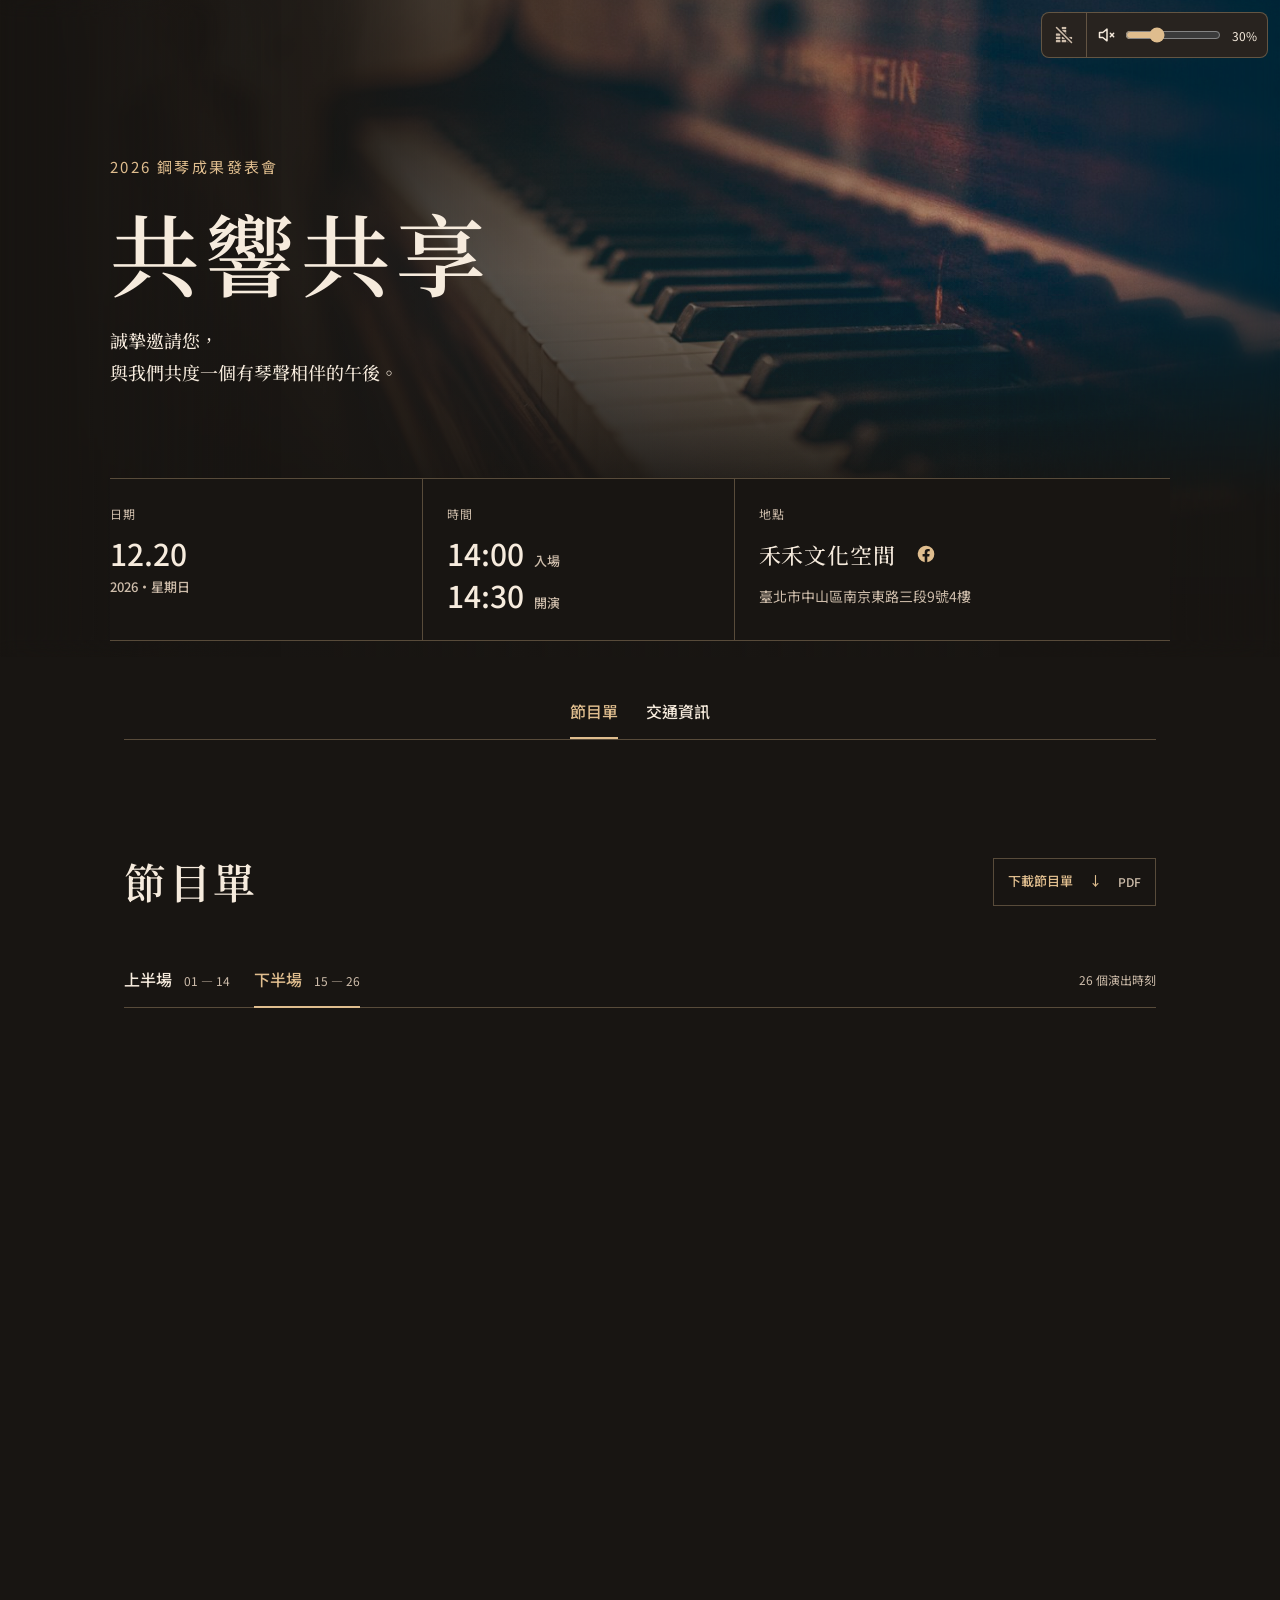
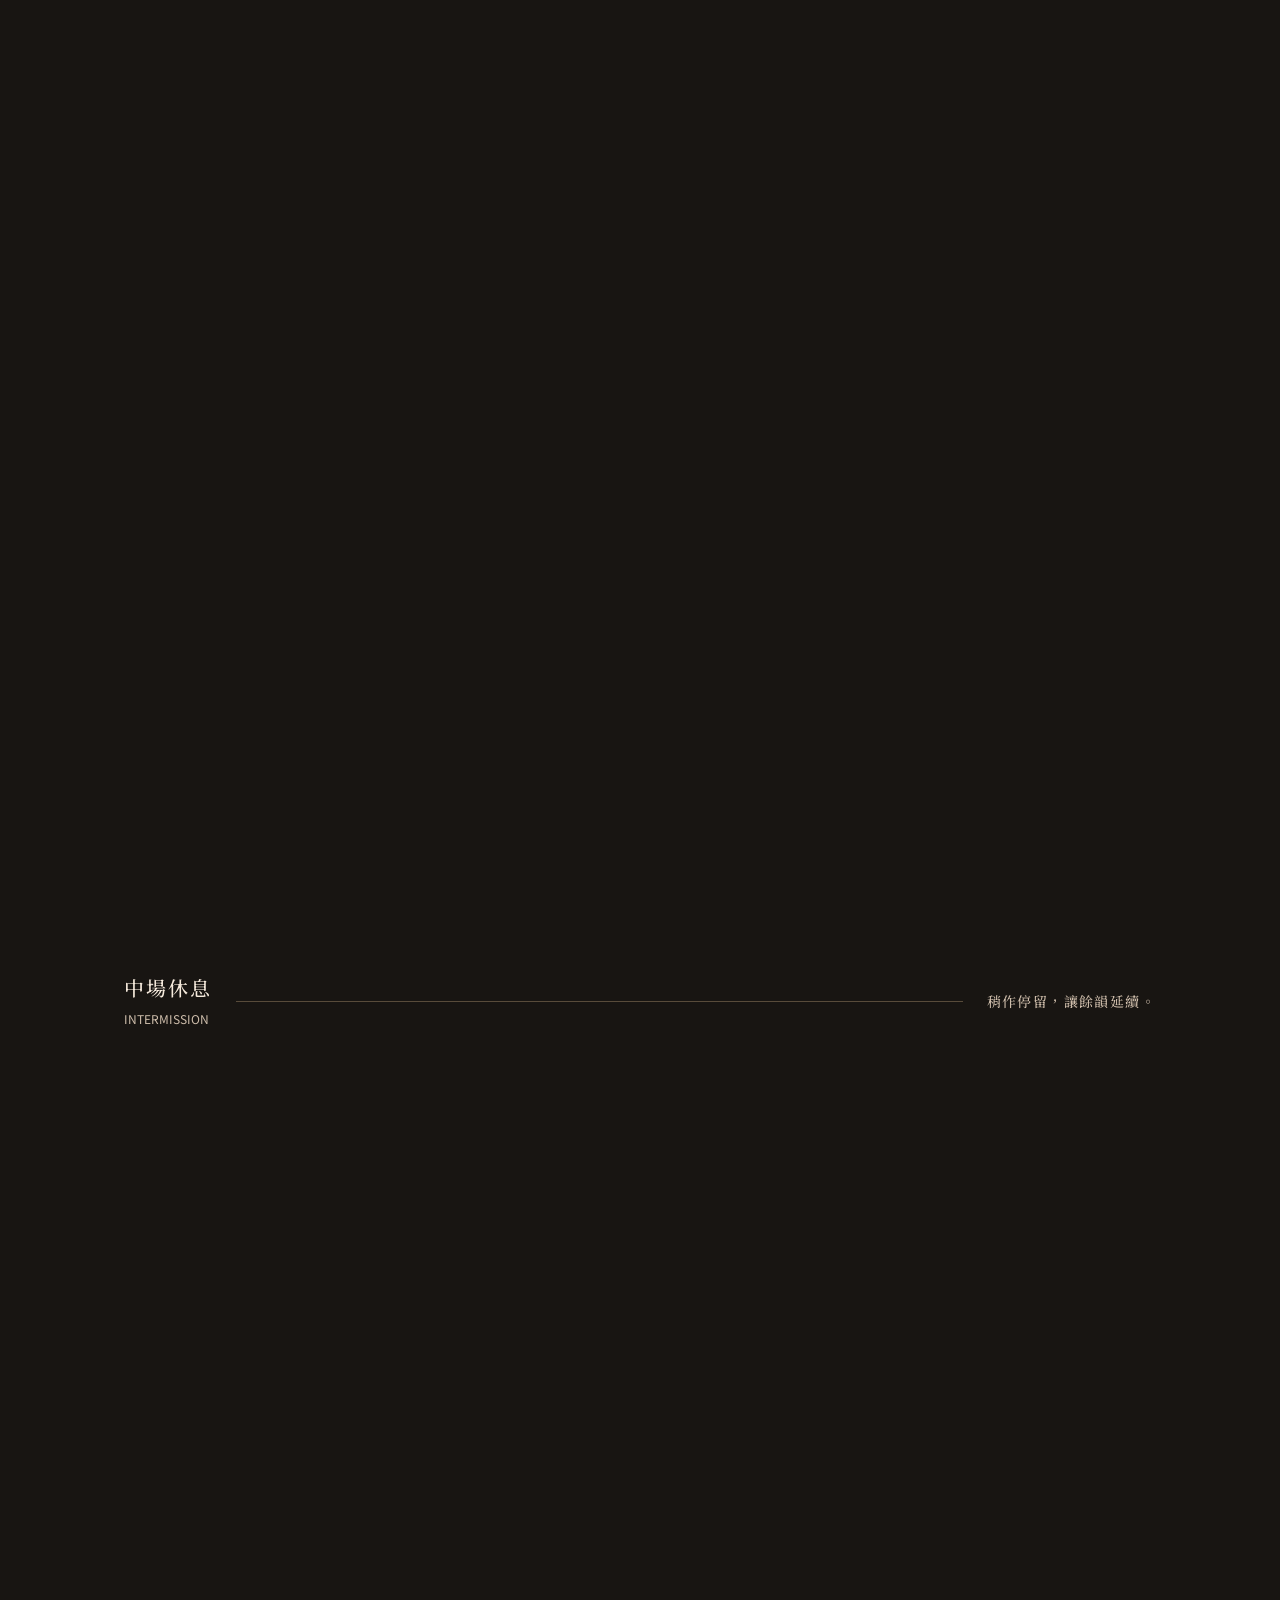
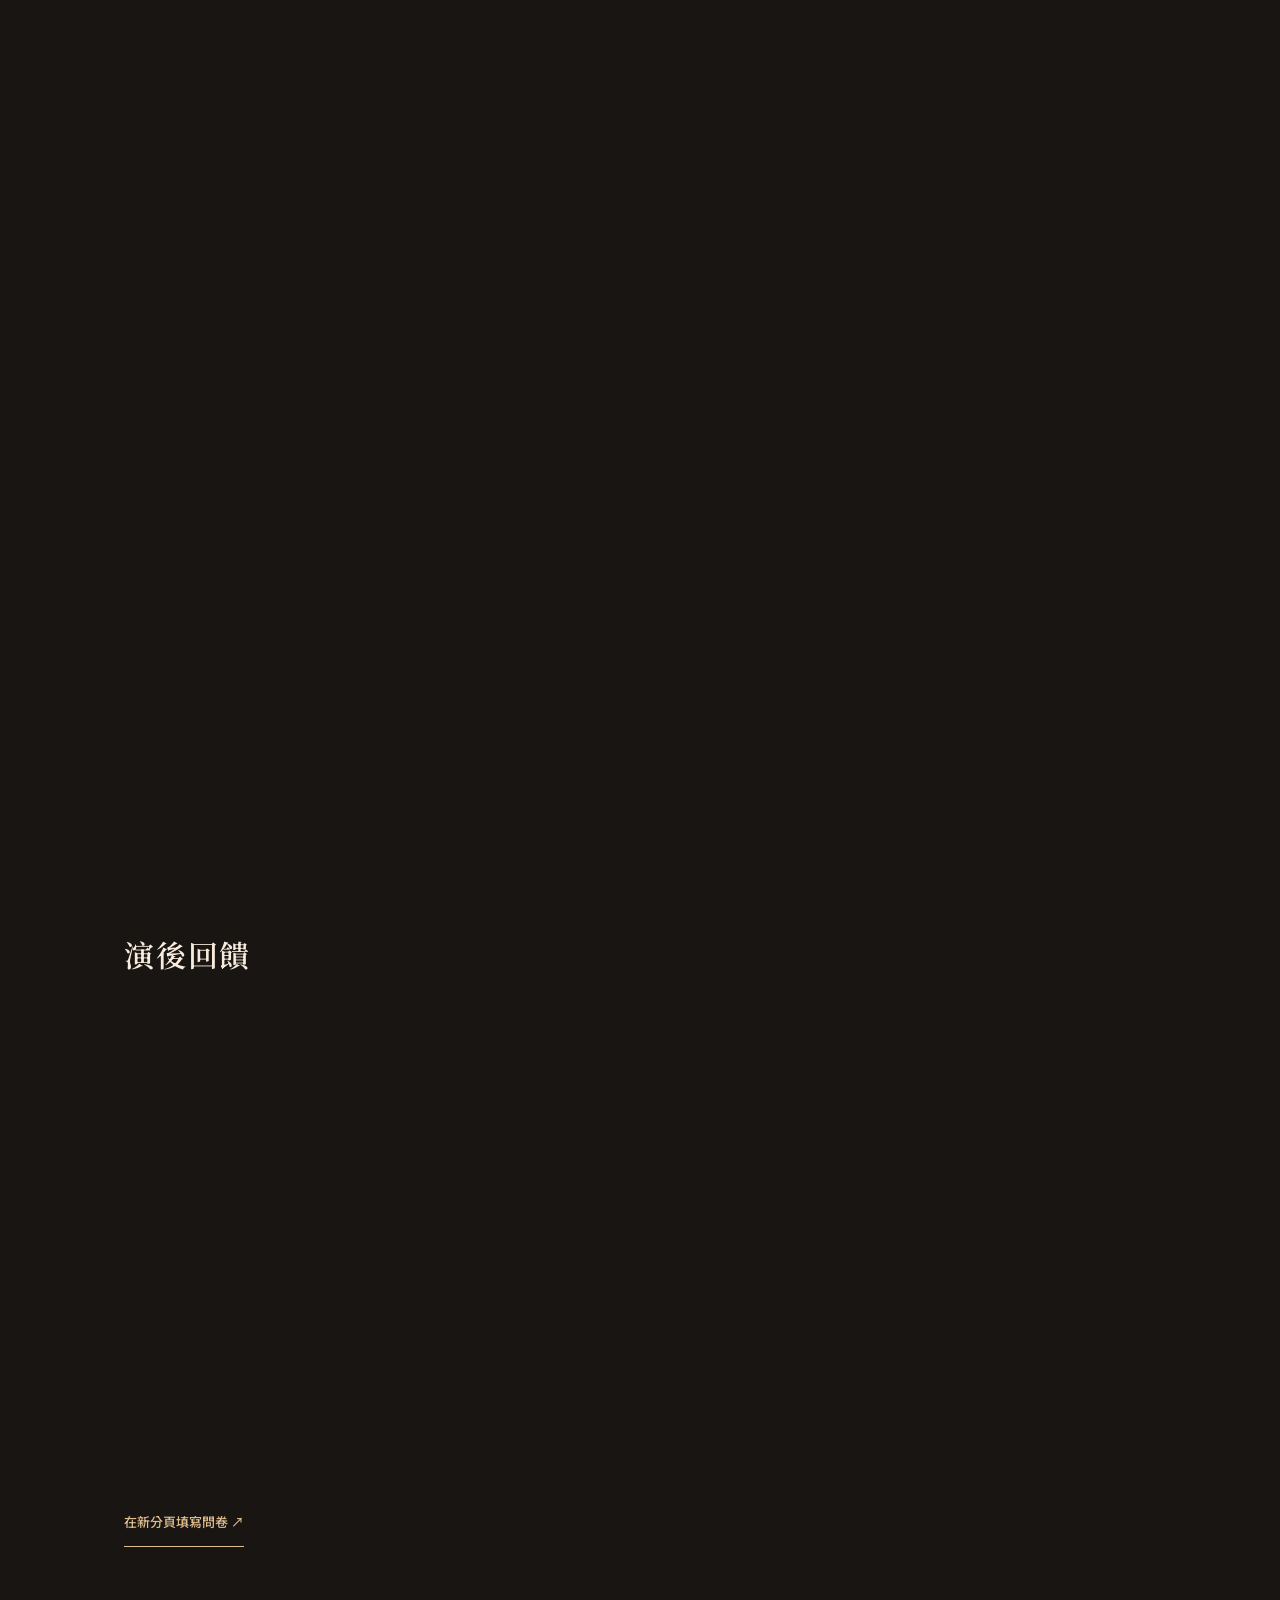
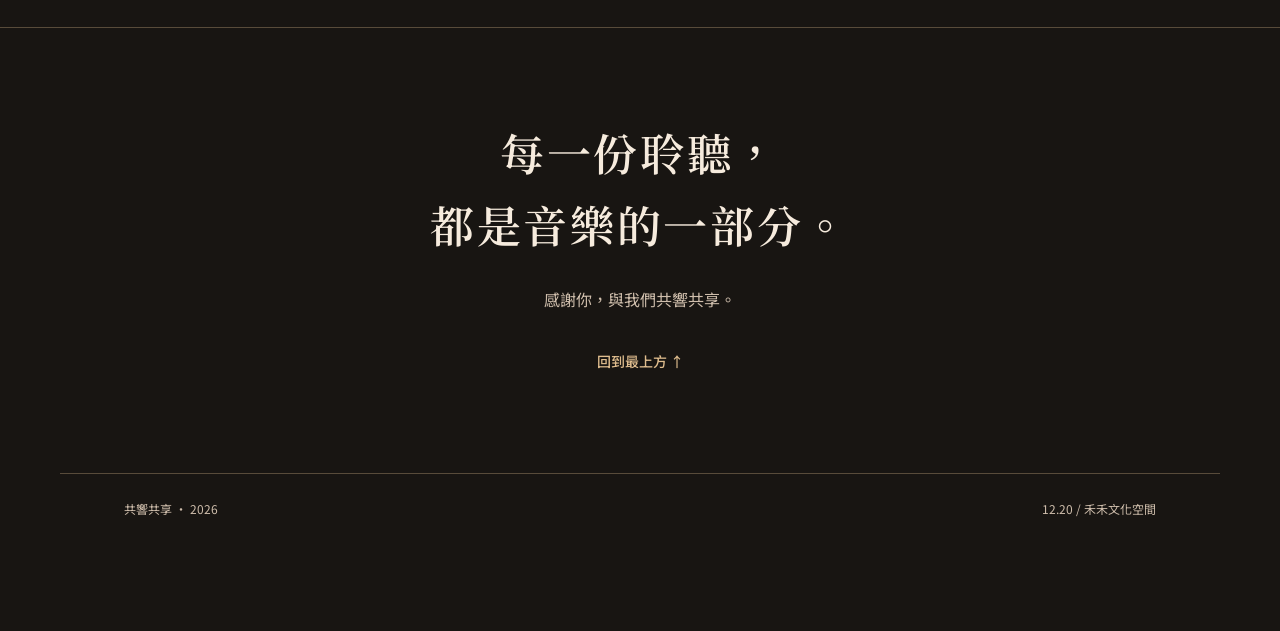
<file: web/index.html>
<!doctype html>
<html lang="zh-Hant">
<head>
  <meta charset="UTF-8"><meta name="viewport" content="width=device-width, initial-scale=1">
  <meta name="theme-color" content="#181512">
  <title>共響共享｜2026 音樂會</title>
  <meta name="description" content="2026 共響共享音樂會・12 月 20 日 14:30・禾禾文化空間。探索演出曲目與演出者。">
  <link rel="icon" href="assets/piano.svg" type="image/svg+xml">
  <link rel="preconnect" href="https://fonts.googleapis.com">
  <link rel="preconnect" href="https://fonts.gstatic.com" crossorigin>
  <link rel="stylesheet" href="https://fonts.googleapis.com/css2?family=Noto+Sans+TC:wght@400;500&amp;family=Noto+Serif+TC:wght@500;600&amp;display=swap">
  <link rel="stylesheet" href="styles.css?v=equalizer"><script src="main.js" defer></script><script src="background-music.js" defer></script>
</head>
<body id="top">
  <a class="skip" href="#program">跳至主要內容</a>
  <div class="background-music" role="group" aria-label="背景音樂" hidden>
    <audio src="assets/program-notes.mp3" loop muted preload="metadata"></audio>
    <button type="button" class="music-toggle" aria-label="開啟背景音樂" title="開啟背景音樂">
      <svg viewBox="0 0 24 24" aria-hidden="true" focusable="false">
        <g class="equalizer-column">
          <rect x="2" y="2" width="6" height="3" rx="1"/>
          <rect x="2" y="6" width="6" height="3" rx="1"/>
          <rect x="2" y="10" width="6" height="3" rx="1"/>
          <rect x="2" y="14" width="6" height="3" rx="1"/>
          <rect x="2" y="18" width="6" height="3" rx="1"/>
        </g>
        <g class="equalizer-column">
          <rect x="9" y="2" width="6" height="3" rx="1"/>
          <rect x="9" y="6" width="6" height="3" rx="1"/>
          <rect x="9" y="10" width="6" height="3" rx="1"/>
          <rect x="9" y="14" width="6" height="3" rx="1"/>
          <rect x="9" y="18" width="6" height="3" rx="1"/>
        </g>
        <g class="equalizer-column">
          <rect x="16" y="2" width="6" height="3" rx="1"/>
          <rect x="16" y="6" width="6" height="3" rx="1"/>
          <rect x="16" y="10" width="6" height="3" rx="1"/>
          <rect x="16" y="14" width="6" height="3" rx="1"/>
          <rect x="16" y="18" width="6" height="3" rx="1"/>
        </g>
        <path class="equalizer-slash-gap" d="M3 3l18 18"/>
        <path class="equalizer-slash" d="M3 3l18 18"/>
      </svg>
    </button>
    <label class="music-volume">
      <svg viewBox="0 0 24 24" aria-hidden="true" focusable="false">
        <path d="M3 9h4l5-4v14l-5-4H3z"/>
        <path class="speaker-waves" d="M15 9a4 4 0 0 1 0 6m3-9a8 8 0 0 1 0 12"/>
        <path class="speaker-muted" d="m16 10 4 4m0-4-4 4"/>
      </svg>
      <input type="range" min="0" max="100" value="30" aria-label="背景音樂音量">
      <span aria-hidden="true">30%</span>
    </label>
  </div>
  <main>
    <section class="invitation" id="concert" aria-labelledby="title">
      <div class="invitation-copy">
        <p class="invitation-edition">2026 鋼琴成果發表會</p>
        <h1 id="title">共響共享</h1>
        <p class="invitation-note">誠摯邀請您，<br>與我們共度一個有琴聲相伴的午後。</p>
      </div>
      <div class="event-strip"><div><span class="meta-label">日期</span><p>12.20 <small>2026・星期日</small></p></div><div><span class="meta-label">時間</span><p class="event-time"><time datetime="14:00">14:00</time> <small>入場</small></p><p class="event-time"><time datetime="14:30">14:30</time> <small>開演</small></p></div><div><span class="meta-label">地點</span><p class="venue">禾禾文化空間<a class="venue-facebook" href="https://www.facebook.com/hehe.ensemble/" target="_blank" rel="noopener noreferrer" aria-label="禾禾文化空間 Facebook（另開新分頁）"><svg viewBox="0 0 24 24" aria-hidden="true" focusable="false"><path fill="currentColor" d="M22 12a10 10 0 1 0-11.56 9.88v-6.99H7.9V12h2.54V9.8c0-2.51 1.49-3.9 3.77-3.9 1.09 0 2.23.2 2.23.2v2.46h-1.26c-1.24 0-1.63.77-1.63 1.56V12h2.78l-.45 2.89h-2.33v6.99A10 10 0 0 0 22 12Z"/></svg></a></p><address class="venue-address">臺北市中山區南京東路三段9號4樓</address></div></div>
      <details class="play-piano" hidden>
        <summary>輕觸琴鍵，聽見共鳴</summary>
        <div class="keyboard" role="group" aria-label="可演奏琴鍵，中央 C4"></div>
      </details>
    </section>
    <div class="page-content">
      <nav class="site-nav" id="pages" aria-label="網站導覽">
        <a href="./#pages" data-page="program" aria-current="page">節目單</a>
        <a href="traffic.html#pages" data-page="traffic">交通資訊</a>
      </nav>
      <div data-page-panel="program" data-title="共響共享｜2026 音樂會" data-description="探索演出曲目與演出者。">
<section class="program" id="program" aria-labelledby="program-title">
      <div class="section-heading">
        <h2 id="program-title">節目單</h2>
        <a class="download-program" href="assets/concert-program.pdf" download="共響共享音樂會節目單.pdf">下載節目單 <span aria-hidden="true">↓</span><small>PDF</small></a>
      </div>
      <nav class="program-nav" aria-label="節目場次"><a href="#first" data-part="first" aria-current="true">上半場 <span>01 — 14</span></a><a href="#second" data-part="second">下半場 <span>15 — 26</span></a><span class="nav-note">26 個演出時刻</span></nav>
      <section class="movement" id="first" aria-labelledby="first-title"><div class="movement-heading"><h3 id="first-title"><span class="part-label">上篇</span> 上半場</h3><p>FIRST MOVEMENT</p></div><div class="column-labels"><span>曲目 / REPERTOIRE</span><span>演出者 / PERFORMER</span></div><details class="piece" name="concert-program" id="piece-01">
          <summary><span class="number">01</span><span class="piece-title">龍貓</span><span class="performer">許蘭欣</span><span class="plus" aria-hidden="true">+</span></summary>
          <div class="piece-info"><div class="source-copy"><span class="source-label">作品出處</span><p>動畫電影《龍貓》・久石讓</p></div></div>
        </details>
<details class="piece" name="concert-program" id="piece-02">
          <summary><span class="number">02</span><span class="piece-title">聽見下雨的聲音</span><span class="performer">許蘭欣</span><span class="plus" aria-hidden="true">+</span></summary>
          <div class="piece-info"><div class="source-copy"><span class="source-label">作品出處</span><p>周杰倫《哎呦，不錯哦》</p></div></div>
        </details>
<details class="piece" name="concert-program" id="piece-03">
          <summary><span class="number">03</span><span class="piece-title">Sundial Dreams</span><span class="performer">闕竹吟</span><span class="plus" aria-hidden="true">+</span></summary>
          <div class="piece-info"><div class="source-copy"><span class="source-label">作品出處</span><p>Kevin Kern《In the Enchanted Garden》</p></div></div>
        </details>
<details class="piece" name="concert-program" id="piece-04">
          <summary><span class="number">04</span><span class="piece-title">卡農</span><span class="performer">黃鈺惠</span><span class="plus" aria-hidden="true">+</span></summary>
          <div class="piece-info"><div class="source-copy"><span class="source-label">作品出處</span><p>Johann Pachelbel・Canon in D</p></div></div>
        </details>
<details class="piece" name="concert-program" id="piece-05">
          <summary><span class="number">05</span><span class="piece-title">Larissas Lied</span><span class="performer">施純儔</span><span class="plus" aria-hidden="true">+</span></summary>
          <div class="piece-info"><div class="source-copy"><span class="source-label">作品出處</span><p>德國電影《愛樂時光》</p></div></div>
        </details>
<details class="piece" name="concert-program" id="piece-06">
          <summary><span class="number">06</span><span class="piece-title">城裡的月光</span><span class="performer">黃愛花</span><span class="plus" aria-hidden="true">+</span></summary>
          <div class="piece-info"><div class="source-copy"><span class="source-label">作品出處</span><p>許美靜《遺憾》</p></div></div>
        </details>
<details class="piece" name="concert-program" id="piece-07">
          <summary><span class="number">07</span><span class="piece-title">蕭邦夜曲</span><span class="performer">許美惠</span><span class="plus" aria-hidden="true">+</span></summary>
          <div class="piece-info"><div class="source-copy"><span class="source-label">作品出處</span><p>Frédéric Chopin・Nocturne</p></div></div>
        </details>
<details class="piece" name="concert-program" id="piece-08">
          <summary><span class="number">08</span><span class="piece-title">溫柔</span><span class="performer">曹傑</span><span class="plus" aria-hidden="true">+</span></summary>
          <div class="piece-info"><div class="source-copy"><span class="source-label">作品出處</span><p>五月天《愛情萬歲》</p></div></div>
        </details>
<details class="piece" name="concert-program" id="piece-09">
          <summary><span class="number">09</span><span class="piece-title">離別的早晨</span><span class="performer">楊靜萍</span><span class="plus" aria-hidden="true">+</span></summary>
          <div class="piece-info"><div class="source-copy"><span class="source-label">作品出處</span><p>奧地利歌手 Udo Jürgens 的德文歌曲《Was ich dir sagen will》</p></div></div>
        </details>
<details class="piece" name="concert-program" id="piece-10">
          <summary><span class="number">10</span><span class="piece-title">The Way We Were</span><span class="performer">陳威光</span><span class="plus" aria-hidden="true">+</span></summary>
          <div class="piece-info"><div class="source-copy"><span class="source-label">作品出處</span><p>電影《The Way We Were》主題曲</p></div></div>
        </details>
<details class="piece" name="concert-program" id="piece-11">
          <summary><span class="number">11</span><span class="piece-title">炎</span><span class="performer">王鼎中</span><span class="plus" aria-hidden="true">+</span></summary>
          <div class="piece-info"><div class="source-copy"><span class="source-label">作品出處</span><p>劇場版《鬼滅之刃》無限列車篇・LiSA</p></div></div>
        </details>
<details class="piece" name="concert-program" id="piece-12">
          <summary><span class="number">12</span><span class="piece-title">Merry Christmas, Mr. Lawrence</span><span class="performer">楊涵宇</span><span class="plus" aria-hidden="true">+</span></summary>
          <div class="piece-info"><div class="source-copy"><span class="source-label">作品出處</span><p>電影《Merry Christmas, Mr. Lawrence》・坂本龍一</p></div></div>
        </details>
<details class="piece" name="concert-program" id="piece-13">
          <summary><span class="number">13</span><span class="piece-title">慷慨</span><span class="performer">特別來賓—張詩柔</span><span class="plus" aria-hidden="true">+</span></summary>
          <div class="piece-info"><div class="source-copy"><span class="source-label">作品出處</span><p>曾沛慈《今天陽光就是特別耀眼特別和諧》</p></div></div>
        </details>
<details class="piece" name="concert-program" id="piece-14">
          <summary><span class="number">14</span><span class="piece-title">刻在我心底的名字</span><span class="performer">特別來賓—張詩柔</span><span class="plus" aria-hidden="true">+</span></summary>
          <div class="piece-info"><div class="source-copy"><span class="source-label">作品出處</span><p>電影《刻在你心底的名字》主題曲・盧廣仲</p></div></div>
        </details></section>
      <div class="intermission"><div><p>中場休息</p><span>INTERMISSION</span></div><span class="rest-line"></span><p class="rest-copy">稍作停留，讓餘韻延續。</p></div>
      <section class="movement" id="second" aria-labelledby="second-title"><div class="movement-heading"><h3 id="second-title"><span class="part-label">下篇</span> 下半場</h3><p>SECOND MOVEMENT</p></div><div class="column-labels"><span>曲目 / REPERTOIRE</span><span>演出者 / PERFORMER</span></div><details class="piece" name="concert-program" id="piece-15">
          <summary><span class="number">15</span><span class="piece-title">兒歌</span><span class="performer">闕竹吟</span><span class="plus" aria-hidden="true">+</span></summary>
          <div class="piece-info"><div class="source-copy"><span class="source-label">作品出處</span><p>張懸《親愛的…我還不知道》</p></div></div>
        </details>
<details class="piece" name="concert-program" id="piece-16">
          <summary><span class="number">16</span><span class="piece-title">魚仔</span><span class="performer">曹傑</span><span class="plus" aria-hidden="true">+</span></summary>
          <div class="piece-info"><div class="source-copy"><span class="source-label">作品出處</span><p>電視劇《花甲男孩轉大人》主題曲・盧廣仲</p></div></div>
        </details>
<details class="piece" name="concert-program" id="piece-17">
          <summary><span class="number">17</span><span class="piece-title">Kiss the Rain</span><span class="performer">黃鈺惠</span><span class="plus" aria-hidden="true">+</span></summary>
          <div class="piece-info"><div class="source-copy"><span class="source-label">作品出處</span><p>Yiruma《From the Yellow Room》</p></div></div>
        </details>
<details class="piece" name="concert-program" id="piece-18">
          <summary><span class="number">18</span><span class="piece-title">蒲公英的約定</span><span class="performer">許蘭欣</span><span class="plus" aria-hidden="true">+</span></summary>
          <div class="piece-info"><div class="source-copy"><span class="source-label">作品出處</span><p>周杰倫《我很忙》</p></div></div>
        </details>
<details class="piece" name="concert-program" id="piece-19">
          <summary><span class="number">19</span><span class="piece-title">The Enchanted Garden</span><span class="performer">黃愛花</span><span class="plus" aria-hidden="true">+</span></summary>
          <div class="piece-info"><div class="source-copy"><span class="source-label">作品出處</span><p>Kevin Kern《In the Enchanted Garden》</p></div></div>
        </details>
<details class="piece" name="concert-program" id="piece-20">
          <summary><span class="number">20</span><span class="piece-title">Have I Told You Lately</span><span class="performer">陳威光</span><span class="plus" aria-hidden="true">+</span></summary>
          <div class="piece-info"><div class="source-copy"><span class="source-label">作品出處</span><p>Van Morrison《Avalon Sunset》</p></div></div>
        </details>
<details class="piece" name="concert-program" id="piece-21">
          <summary><span class="number">21</span><span class="piece-title">叮叮噹</span><span class="performer">楊靜萍</span><span class="plus" aria-hidden="true">+</span></summary>
          <div class="piece-info"><div class="source-copy"><span class="source-label">作品出處</span><p>Jingle Bells・James Lord Pierpont</p></div></div>
        </details>
<details class="piece" name="concert-program" id="piece-22">
          <summary><span class="number">22</span><span class="piece-title">津輕海峽冬景色</span><span class="performer">許美惠</span><span class="plus" aria-hidden="true">+</span></summary>
          <div class="piece-info"><div class="source-copy"><span class="source-label">作品出處</span><p>石川さゆり〈津軽海峡・冬景色〉</p></div></div>
        </details>
<details class="piece" name="concert-program" id="piece-23">
          <summary><span class="number">23</span><span class="piece-title">小情歌</span><span class="performer">王鼎中</span><span class="plus" aria-hidden="true">+</span></summary>
          <div class="piece-info"><div class="source-copy"><span class="source-label">作品出處</span><p>蘇打綠《小宇宙》</p></div></div>
        </details>
<details class="piece" name="concert-program" id="piece-24">
          <summary><span class="number">24</span><span class="piece-title">追</span><span class="performer">特別來賓—張詩柔</span><span class="plus" aria-hidden="true">+</span></summary>
          <div class="piece-info"><div class="source-copy"><span class="source-label">作品出處</span><p>電影《金枝玉葉》・張國榮</p></div></div>
        </details>
<details class="piece" name="concert-program" id="piece-25">
          <summary><span class="number">25</span><span class="piece-title">美麗而殘酷的世界</span><span class="performer">楊涵宇</span><span class="plus" aria-hidden="true">+</span></summary>
          <div class="piece-info"><div class="source-copy"><span class="source-label">作品出處</span><p>動畫《進擊的巨人》片尾曲・日笠陽子</p></div></div>
        </details>
<details class="piece" name="concert-program" id="piece-26">
          <summary><span class="number">26</span><span class="piece-title">特別演出</span><span class="performer">鋼琴 顏萍茹<br>鼓手 黃育淞</span><span class="plus" aria-hidden="true">+</span></summary>
          <div class="piece-info"><div class="source-copy"><span class="source-label">作品出處</span><p>特別演出・鋼琴與鼓</p></div></div>
        </details></section>
    </section>
    <section class="recital-feedback" id="feedback" aria-labelledby="feedback-title">
      <h2 id="feedback-title">演後回饋</h2>
      <div class="feedback-form">
        <iframe
          data-tally-src="https://tally.so/embed/8NZ0Yl?alignLeft=1&amp;hideTitle=1&amp;transparentBackground=1&amp;dynamicHeight=1"
          loading="lazy" width="100%" height="508"
          title="共響共享｜2026 音樂會演後回饋 - 賓客"></iframe>
      </div>
      <a class="explore" href="https://tally.so/r/8NZ0Yl" target="_blank" rel="noopener">在新分頁填寫問卷 ↗</a>
    </section>
    <section class="closing"><h2>每一份聆聽，<br>都是音樂的一部分。</h2><p>感謝你，與我們共響共享。</p><a href="#top">回到最上方 ↑</a></section>
    <script>
      (() => {
        const widget = document.createElement('script');
        widget.src = 'https://tally.so/widgets/embed.js';
        const loadForm = () => {
          if (window.Tally) {
            window.Tally.loadEmbeds();
            return;
          }
          const frame = document.querySelector('#feedback iframe');
          frame.src = frame.dataset.tallySrc;
        };
        widget.onload = loadForm;
        widget.onerror = loadForm;
        document.head.append(widget);
      })();
    </script>
      </div>
      <div data-page-panel="traffic" data-title="交通資訊｜2026 共響共享音樂會" data-description="查看場地地圖與交通路線。" hidden>
<section class="traffic" id="traffic" aria-labelledby="traffic-title">
      <div class="traffic-details">
        <h1 id="traffic-title">交通資訊</h1>
        <p class="traffic-venue">禾禾文化空間</p>
        <address>臺北市中山區南京東路三段9號4樓</address>
        <a class="explore" href="https://www.google.com/maps/dir/?api=1&amp;destination=%E7%A6%BE%E7%A6%BE%E6%96%87%E5%8C%96%E7%A9%BA%E9%96%93+%E8%87%BA%E5%8C%97%E5%B8%82%E4%B8%AD%E5%B1%B1%E5%8D%80%E5%8D%97%E4%BA%AC%E6%9D%B1%E8%B7%AF%E4%B8%89%E6%AE%B59%E8%99%9F4%E6%A8%93" target="_blank" rel="noopener">在 Google 地圖規劃路線 <span aria-hidden="true">↗</span></a>
      </div>
      <iframe class="venue-map" title="禾禾文化空間的 Google 地圖" src="https://maps.google.com/maps?q=%E7%A6%BE%E7%A6%BE%E6%96%87%E5%8C%96%E7%A9%BA%E9%96%93+%E8%87%BA%E5%8C%97%E5%B8%82%E4%B8%AD%E5%B1%B1%E5%8D%80%E5%8D%97%E4%BA%AC%E6%9D%B1%E8%B7%AF%E4%B8%89%E6%AE%B59%E8%99%9F4%E6%A8%93&amp;z=17&amp;hl=zh-TW&amp;output=embed" loading="lazy" allowfullscreen></iframe>
      <div class="transit-info">
        <section aria-labelledby="metro-title">
          <h2 id="metro-title">捷運</h2>
          <ul role="list">
            <li><strong>松江南京站 6 號出口</strong><span>步行約 5–7 分鐘</span></li>
            <li><strong>南京復興站 1 號出口</strong><span>步行約 7–10 分鐘</span></li>
          </ul>
        </section>
        <section aria-labelledby="bus-title">
          <h2 id="bus-title">公車</h2>
          <p><strong>南京建國路口站</strong></p>
          <p>下車後步行約 1–2 分鐘。</p>
          <p class="bus-routes">46、279、282、288、292、306、307、605快、652、668、675、711、紅25、承德幹線、南京幹線</p>
          <p class="bus-arrivals">
            查詢即時到站
            <a href="https://ebus.gov.taipei/VirtualStop/1048700320">往東</a>
            <a href="https://ebus.gov.taipei/Stop/RoutesOfStop?Stopid=1048700360">往西</a>
          </p>
        </section>
      </div>
    </section>
      </div>
    </div>
  </main>
  <footer><span>共響共享 · 2026</span><span>12.20 / 禾禾文化空間</span></footer><div class="toast" role="status" aria-live="polite"></div>
<a class="back-first" hidden href="#piece-01" aria-label="回到第一首歌"><svg viewBox="0 0 24 24" aria-hidden="true"><path d="m6 12 6-6 6 6M12 6v14M5 3h14" fill="none" stroke="currentColor" stroke-width="1.7" stroke-linecap="round" stroke-linejoin="round"/></svg><span>第一首</span></a>
</body>
</html>
</file>
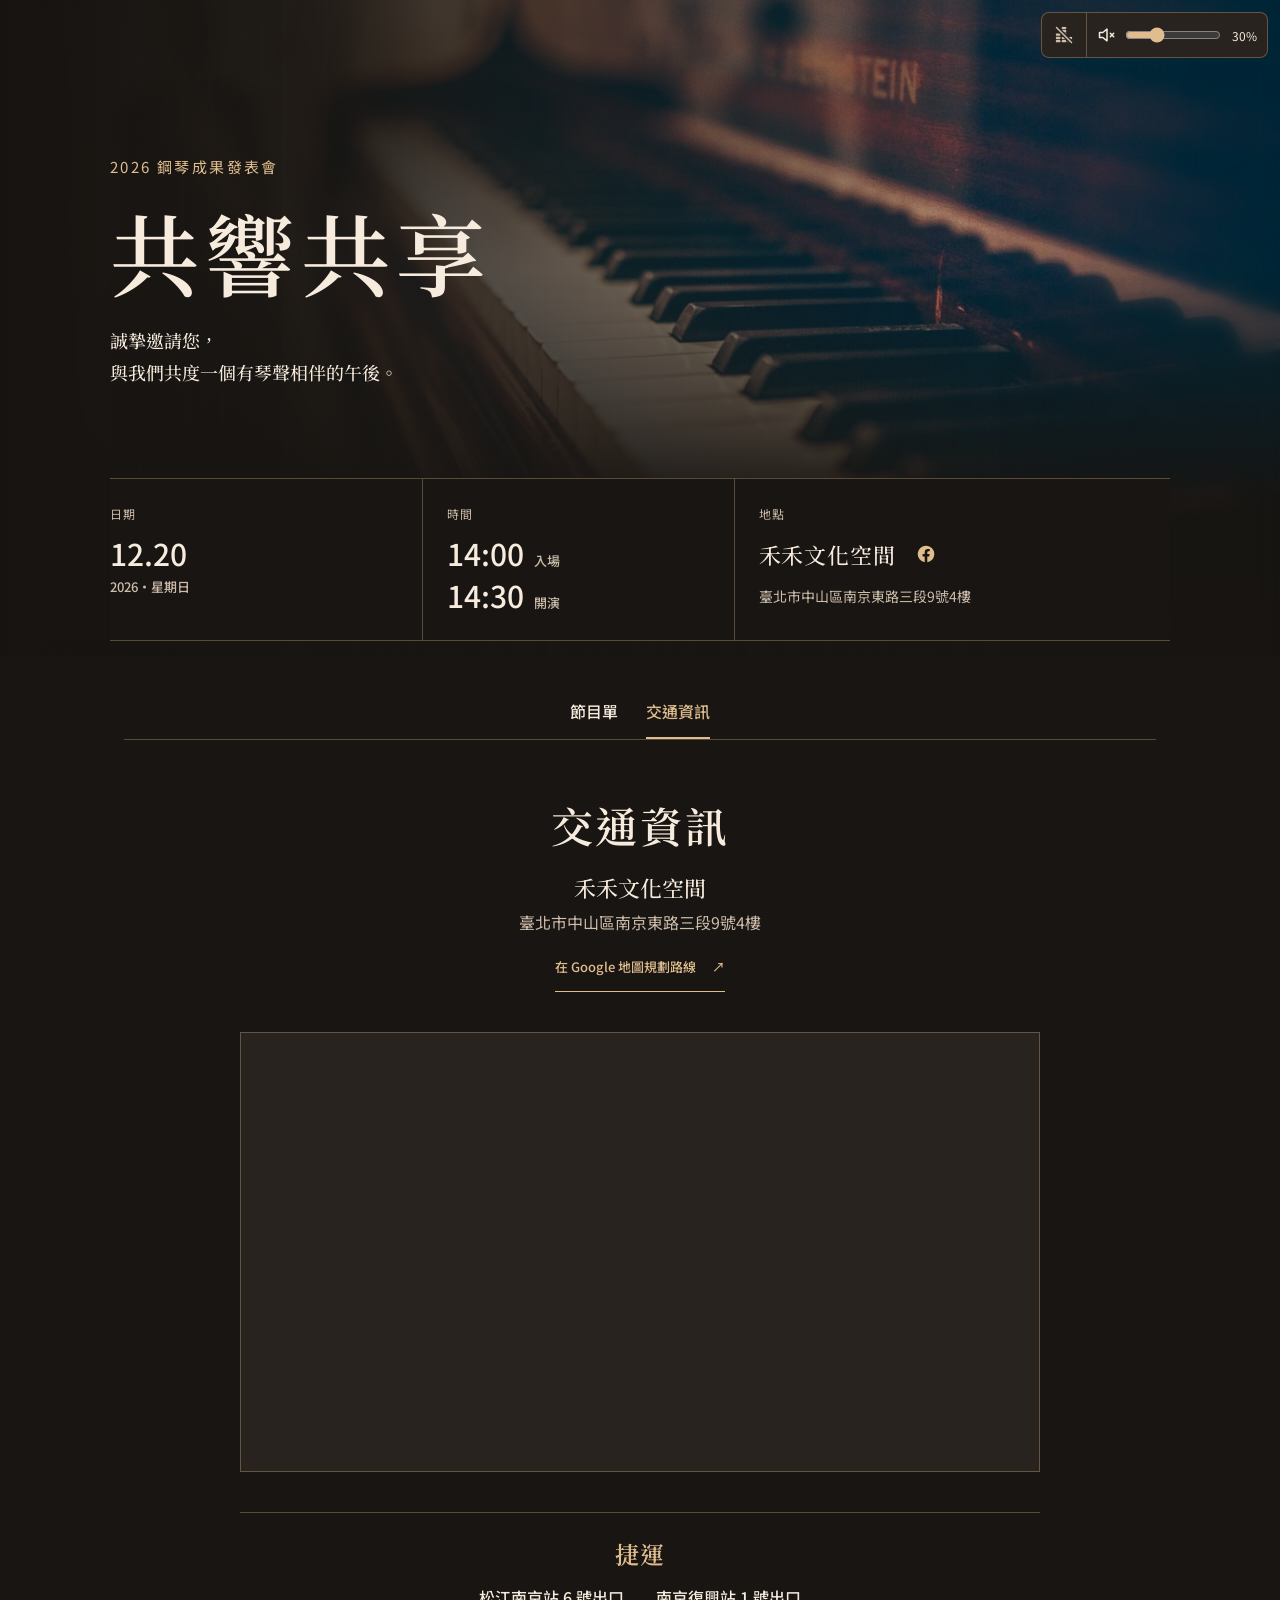
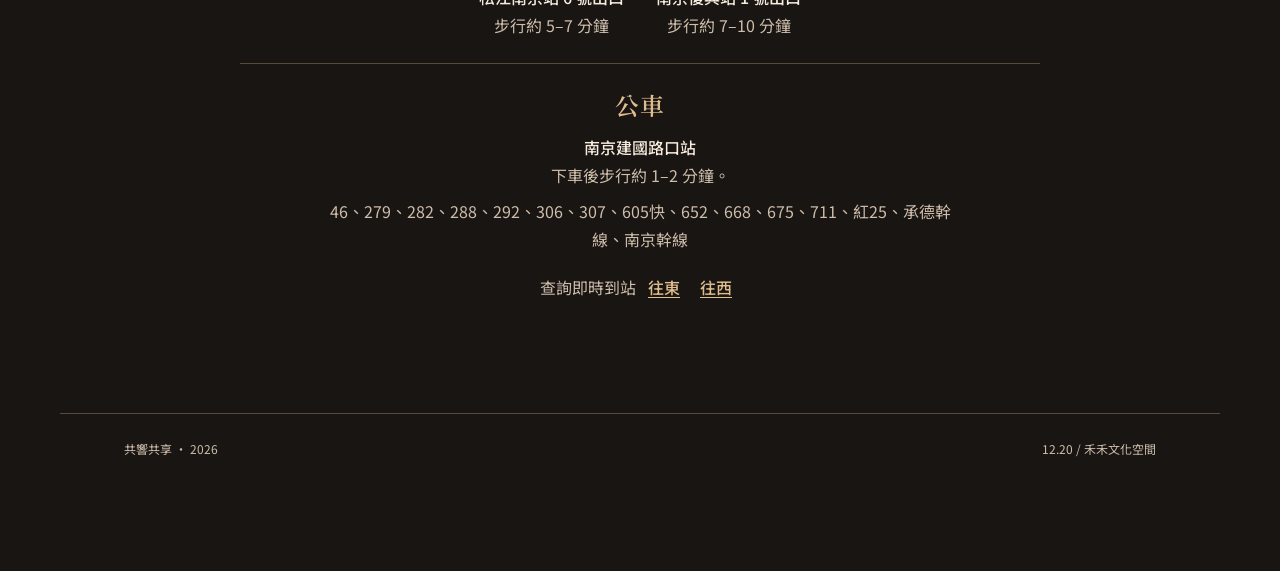
<file: web/traffic.html>
<!doctype html>
<html lang="zh-Hant">
<head>
  <meta charset="UTF-8"><meta name="viewport" content="width=device-width, initial-scale=1">
  <meta name="theme-color" content="#181512">
  <title>交通資訊｜2026 共響共享音樂會</title>
  <meta name="description" content="2026 共響共享音樂會・12 月 20 日 14:30・禾禾文化空間。查看場地地圖與交通路線。">
  <link rel="icon" href="assets/piano.svg" type="image/svg+xml">
  <link rel="preconnect" href="https://fonts.googleapis.com">
  <link rel="preconnect" href="https://fonts.gstatic.com" crossorigin>
  <link rel="stylesheet" href="https://fonts.googleapis.com/css2?family=Noto+Sans+TC:wght@400;500&amp;family=Noto+Serif+TC:wght@500;600&amp;display=swap">
  <link rel="stylesheet" href="styles.css?v=equalizer"><script src="main.js" defer></script><script src="background-music.js" defer></script>
</head>
<body id="top">
  <a class="skip" href="#traffic">跳至主要內容</a>
  <div class="background-music" role="group" aria-label="背景音樂" hidden>
    <audio src="assets/program-notes.mp3" loop muted preload="metadata"></audio>
    <button type="button" class="music-toggle" aria-label="開啟背景音樂" title="開啟背景音樂">
      <svg viewBox="0 0 24 24" aria-hidden="true" focusable="false">
        <g class="equalizer-column">
          <rect x="2" y="2" width="6" height="3" rx="1"/>
          <rect x="2" y="6" width="6" height="3" rx="1"/>
          <rect x="2" y="10" width="6" height="3" rx="1"/>
          <rect x="2" y="14" width="6" height="3" rx="1"/>
          <rect x="2" y="18" width="6" height="3" rx="1"/>
        </g>
        <g class="equalizer-column">
          <rect x="9" y="2" width="6" height="3" rx="1"/>
          <rect x="9" y="6" width="6" height="3" rx="1"/>
          <rect x="9" y="10" width="6" height="3" rx="1"/>
          <rect x="9" y="14" width="6" height="3" rx="1"/>
          <rect x="9" y="18" width="6" height="3" rx="1"/>
        </g>
        <g class="equalizer-column">
          <rect x="16" y="2" width="6" height="3" rx="1"/>
          <rect x="16" y="6" width="6" height="3" rx="1"/>
          <rect x="16" y="10" width="6" height="3" rx="1"/>
          <rect x="16" y="14" width="6" height="3" rx="1"/>
          <rect x="16" y="18" width="6" height="3" rx="1"/>
        </g>
        <path class="equalizer-slash-gap" d="M3 3l18 18"/>
        <path class="equalizer-slash" d="M3 3l18 18"/>
      </svg>
    </button>
    <label class="music-volume">
      <svg viewBox="0 0 24 24" aria-hidden="true" focusable="false">
        <path d="M3 9h4l5-4v14l-5-4H3z"/>
        <path class="speaker-waves" d="M15 9a4 4 0 0 1 0 6m3-9a8 8 0 0 1 0 12"/>
        <path class="speaker-muted" d="m16 10 4 4m0-4-4 4"/>
      </svg>
      <input type="range" min="0" max="100" value="30" aria-label="背景音樂音量">
      <span aria-hidden="true">30%</span>
    </label>
  </div>
  <main>
    <section class="invitation" id="concert" aria-labelledby="title">
      <div class="invitation-copy">
        <p class="invitation-edition">2026 鋼琴成果發表會</p>
        <h1 id="title">共響共享</h1>
        <p class="invitation-note">誠摯邀請您，<br>與我們共度一個有琴聲相伴的午後。</p>
      </div>
      <div class="event-strip"><div><span class="meta-label">日期</span><p>12.20 <small>2026・星期日</small></p></div><div><span class="meta-label">時間</span><p class="event-time"><time datetime="14:00">14:00</time> <small>入場</small></p><p class="event-time"><time datetime="14:30">14:30</time> <small>開演</small></p></div><div><span class="meta-label">地點</span><p class="venue">禾禾文化空間<a class="venue-facebook" href="https://www.facebook.com/hehe.ensemble/" target="_blank" rel="noopener noreferrer" aria-label="禾禾文化空間 Facebook（另開新分頁）"><svg viewBox="0 0 24 24" aria-hidden="true" focusable="false"><path fill="currentColor" d="M22 12a10 10 0 1 0-11.56 9.88v-6.99H7.9V12h2.54V9.8c0-2.51 1.49-3.9 3.77-3.9 1.09 0 2.23.2 2.23.2v2.46h-1.26c-1.24 0-1.63.77-1.63 1.56V12h2.78l-.45 2.89h-2.33v6.99A10 10 0 0 0 22 12Z"/></svg></a></p><address class="venue-address">臺北市中山區南京東路三段9號4樓</address></div></div>
      <details class="play-piano" hidden>
        <summary>輕觸琴鍵，聽見共鳴</summary>
        <div class="keyboard" role="group" aria-label="可演奏琴鍵，中央 C4"></div>
      </details>
    </section>
    <div class="page-content">
      <nav class="site-nav" id="pages" aria-label="網站導覽">
        <a href="./#pages" data-page="program">節目單</a>
        <a href="traffic.html#pages" data-page="traffic" aria-current="page">交通資訊</a>
      </nav>
      <div data-page-panel="program" data-title="共響共享｜2026 音樂會" data-description="探索演出曲目與演出者。" hidden>
<section class="program" id="program" aria-labelledby="program-title">
      <div class="section-heading">
        <h2 id="program-title">節目單</h2>
        <a class="download-program" href="assets/concert-program.pdf" download="共響共享音樂會節目單.pdf">下載節目單 <span aria-hidden="true">↓</span><small>PDF</small></a>
      </div>
      <nav class="program-nav" aria-label="節目場次"><a href="#first" data-part="first" aria-current="true">上半場 <span>01 — 14</span></a><a href="#second" data-part="second">下半場 <span>15 — 26</span></a><span class="nav-note">26 個演出時刻</span></nav>
      <section class="movement" id="first" aria-labelledby="first-title"><div class="movement-heading"><h3 id="first-title"><span class="part-label">上篇</span> 上半場</h3><p>FIRST MOVEMENT</p></div><div class="column-labels"><span>曲目 / REPERTOIRE</span><span>演出者 / PERFORMER</span></div><details class="piece" name="concert-program" id="piece-01">
          <summary><span class="number">01</span><span class="piece-title">龍貓</span><span class="performer">許蘭欣</span><span class="plus" aria-hidden="true">+</span></summary>
          <div class="piece-info"><div class="source-copy"><span class="source-label">作品出處</span><p>動畫電影《龍貓》・久石讓</p></div></div>
        </details>
<details class="piece" name="concert-program" id="piece-02">
          <summary><span class="number">02</span><span class="piece-title">聽見下雨的聲音</span><span class="performer">許蘭欣</span><span class="plus" aria-hidden="true">+</span></summary>
          <div class="piece-info"><div class="source-copy"><span class="source-label">作品出處</span><p>周杰倫《哎呦，不錯哦》</p></div></div>
        </details>
<details class="piece" name="concert-program" id="piece-03">
          <summary><span class="number">03</span><span class="piece-title">Sundial Dreams</span><span class="performer">闕竹吟</span><span class="plus" aria-hidden="true">+</span></summary>
          <div class="piece-info"><div class="source-copy"><span class="source-label">作品出處</span><p>Kevin Kern《In the Enchanted Garden》</p></div></div>
        </details>
<details class="piece" name="concert-program" id="piece-04">
          <summary><span class="number">04</span><span class="piece-title">卡農</span><span class="performer">黃鈺惠</span><span class="plus" aria-hidden="true">+</span></summary>
          <div class="piece-info"><div class="source-copy"><span class="source-label">作品出處</span><p>Johann Pachelbel・Canon in D</p></div></div>
        </details>
<details class="piece" name="concert-program" id="piece-05">
          <summary><span class="number">05</span><span class="piece-title">Larissas Lied</span><span class="performer">施純儔</span><span class="plus" aria-hidden="true">+</span></summary>
          <div class="piece-info"><div class="source-copy"><span class="source-label">作品出處</span><p>德國電影《愛樂時光》</p></div></div>
        </details>
<details class="piece" name="concert-program" id="piece-06">
          <summary><span class="number">06</span><span class="piece-title">城裡的月光</span><span class="performer">黃愛花</span><span class="plus" aria-hidden="true">+</span></summary>
          <div class="piece-info"><div class="source-copy"><span class="source-label">作品出處</span><p>許美靜《遺憾》</p></div></div>
        </details>
<details class="piece" name="concert-program" id="piece-07">
          <summary><span class="number">07</span><span class="piece-title">蕭邦夜曲</span><span class="performer">許美惠</span><span class="plus" aria-hidden="true">+</span></summary>
          <div class="piece-info"><div class="source-copy"><span class="source-label">作品出處</span><p>Frédéric Chopin・Nocturne</p></div></div>
        </details>
<details class="piece" name="concert-program" id="piece-08">
          <summary><span class="number">08</span><span class="piece-title">溫柔</span><span class="performer">曹傑</span><span class="plus" aria-hidden="true">+</span></summary>
          <div class="piece-info"><div class="source-copy"><span class="source-label">作品出處</span><p>五月天《愛情萬歲》</p></div></div>
        </details>
<details class="piece" name="concert-program" id="piece-09">
          <summary><span class="number">09</span><span class="piece-title">離別的早晨</span><span class="performer">楊靜萍</span><span class="plus" aria-hidden="true">+</span></summary>
          <div class="piece-info"><div class="source-copy"><span class="source-label">作品出處</span><p>奧地利歌手 Udo Jürgens 的德文歌曲《Was ich dir sagen will》</p></div></div>
        </details>
<details class="piece" name="concert-program" id="piece-10">
          <summary><span class="number">10</span><span class="piece-title">The Way We Were</span><span class="performer">陳威光</span><span class="plus" aria-hidden="true">+</span></summary>
          <div class="piece-info"><div class="source-copy"><span class="source-label">作品出處</span><p>電影《The Way We Were》主題曲</p></div></div>
        </details>
<details class="piece" name="concert-program" id="piece-11">
          <summary><span class="number">11</span><span class="piece-title">炎</span><span class="performer">王鼎中</span><span class="plus" aria-hidden="true">+</span></summary>
          <div class="piece-info"><div class="source-copy"><span class="source-label">作品出處</span><p>劇場版《鬼滅之刃》無限列車篇・LiSA</p></div></div>
        </details>
<details class="piece" name="concert-program" id="piece-12">
          <summary><span class="number">12</span><span class="piece-title">Merry Christmas, Mr. Lawrence</span><span class="performer">楊涵宇</span><span class="plus" aria-hidden="true">+</span></summary>
          <div class="piece-info"><div class="source-copy"><span class="source-label">作品出處</span><p>電影《Merry Christmas, Mr. Lawrence》・坂本龍一</p></div></div>
        </details>
<details class="piece" name="concert-program" id="piece-13">
          <summary><span class="number">13</span><span class="piece-title">慷慨</span><span class="performer">特別來賓—張詩柔</span><span class="plus" aria-hidden="true">+</span></summary>
          <div class="piece-info"><div class="source-copy"><span class="source-label">作品出處</span><p>曾沛慈《今天陽光就是特別耀眼特別和諧》</p></div></div>
        </details>
<details class="piece" name="concert-program" id="piece-14">
          <summary><span class="number">14</span><span class="piece-title">刻在我心底的名字</span><span class="performer">特別來賓—張詩柔</span><span class="plus" aria-hidden="true">+</span></summary>
          <div class="piece-info"><div class="source-copy"><span class="source-label">作品出處</span><p>電影《刻在你心底的名字》主題曲・盧廣仲</p></div></div>
        </details></section>
      <div class="intermission"><div><p>中場休息</p><span>INTERMISSION</span></div><span class="rest-line"></span><p class="rest-copy">稍作停留，讓餘韻延續。</p></div>
      <section class="movement" id="second" aria-labelledby="second-title"><div class="movement-heading"><h3 id="second-title"><span class="part-label">下篇</span> 下半場</h3><p>SECOND MOVEMENT</p></div><div class="column-labels"><span>曲目 / REPERTOIRE</span><span>演出者 / PERFORMER</span></div><details class="piece" name="concert-program" id="piece-15">
          <summary><span class="number">15</span><span class="piece-title">兒歌</span><span class="performer">闕竹吟</span><span class="plus" aria-hidden="true">+</span></summary>
          <div class="piece-info"><div class="source-copy"><span class="source-label">作品出處</span><p>張懸《親愛的…我還不知道》</p></div></div>
        </details>
<details class="piece" name="concert-program" id="piece-16">
          <summary><span class="number">16</span><span class="piece-title">魚仔</span><span class="performer">曹傑</span><span class="plus" aria-hidden="true">+</span></summary>
          <div class="piece-info"><div class="source-copy"><span class="source-label">作品出處</span><p>電視劇《花甲男孩轉大人》主題曲・盧廣仲</p></div></div>
        </details>
<details class="piece" name="concert-program" id="piece-17">
          <summary><span class="number">17</span><span class="piece-title">Kiss the Rain</span><span class="performer">黃鈺惠</span><span class="plus" aria-hidden="true">+</span></summary>
          <div class="piece-info"><div class="source-copy"><span class="source-label">作品出處</span><p>Yiruma《From the Yellow Room》</p></div></div>
        </details>
<details class="piece" name="concert-program" id="piece-18">
          <summary><span class="number">18</span><span class="piece-title">蒲公英的約定</span><span class="performer">許蘭欣</span><span class="plus" aria-hidden="true">+</span></summary>
          <div class="piece-info"><div class="source-copy"><span class="source-label">作品出處</span><p>周杰倫《我很忙》</p></div></div>
        </details>
<details class="piece" name="concert-program" id="piece-19">
          <summary><span class="number">19</span><span class="piece-title">The Enchanted Garden</span><span class="performer">黃愛花</span><span class="plus" aria-hidden="true">+</span></summary>
          <div class="piece-info"><div class="source-copy"><span class="source-label">作品出處</span><p>Kevin Kern《In the Enchanted Garden》</p></div></div>
        </details>
<details class="piece" name="concert-program" id="piece-20">
          <summary><span class="number">20</span><span class="piece-title">Have I Told You Lately</span><span class="performer">陳威光</span><span class="plus" aria-hidden="true">+</span></summary>
          <div class="piece-info"><div class="source-copy"><span class="source-label">作品出處</span><p>Van Morrison《Avalon Sunset》</p></div></div>
        </details>
<details class="piece" name="concert-program" id="piece-21">
          <summary><span class="number">21</span><span class="piece-title">叮叮噹</span><span class="performer">楊靜萍</span><span class="plus" aria-hidden="true">+</span></summary>
          <div class="piece-info"><div class="source-copy"><span class="source-label">作品出處</span><p>Jingle Bells・James Lord Pierpont</p></div></div>
        </details>
<details class="piece" name="concert-program" id="piece-22">
          <summary><span class="number">22</span><span class="piece-title">津輕海峽冬景色</span><span class="performer">許美惠</span><span class="plus" aria-hidden="true">+</span></summary>
          <div class="piece-info"><div class="source-copy"><span class="source-label">作品出處</span><p>石川さゆり〈津軽海峡・冬景色〉</p></div></div>
        </details>
<details class="piece" name="concert-program" id="piece-23">
          <summary><span class="number">23</span><span class="piece-title">小情歌</span><span class="performer">王鼎中</span><span class="plus" aria-hidden="true">+</span></summary>
          <div class="piece-info"><div class="source-copy"><span class="source-label">作品出處</span><p>蘇打綠《小宇宙》</p></div></div>
        </details>
<details class="piece" name="concert-program" id="piece-24">
          <summary><span class="number">24</span><span class="piece-title">追</span><span class="performer">特別來賓—張詩柔</span><span class="plus" aria-hidden="true">+</span></summary>
          <div class="piece-info"><div class="source-copy"><span class="source-label">作品出處</span><p>電影《金枝玉葉》・張國榮</p></div></div>
        </details>
<details class="piece" name="concert-program" id="piece-25">
          <summary><span class="number">25</span><span class="piece-title">美麗而殘酷的世界</span><span class="performer">楊涵宇</span><span class="plus" aria-hidden="true">+</span></summary>
          <div class="piece-info"><div class="source-copy"><span class="source-label">作品出處</span><p>動畫《進擊的巨人》片尾曲・日笠陽子</p></div></div>
        </details>
<details class="piece" name="concert-program" id="piece-26">
          <summary><span class="number">26</span><span class="piece-title">特別演出</span><span class="performer">鋼琴 顏萍茹<br>鼓手 黃育淞</span><span class="plus" aria-hidden="true">+</span></summary>
          <div class="piece-info"><div class="source-copy"><span class="source-label">作品出處</span><p>特別演出・鋼琴與鼓</p></div></div>
        </details></section>
    </section>
    <section class="recital-feedback" id="feedback" aria-labelledby="feedback-title">
      <h2 id="feedback-title">演後回饋</h2>
      <div class="feedback-form">
        <iframe
          data-tally-src="https://tally.so/embed/8NZ0Yl?alignLeft=1&amp;hideTitle=1&amp;transparentBackground=1&amp;dynamicHeight=1"
          loading="lazy" width="100%" height="508"
          title="共響共享｜2026 音樂會演後回饋 - 賓客"></iframe>
      </div>
      <a class="explore" href="https://tally.so/r/8NZ0Yl" target="_blank" rel="noopener">在新分頁填寫問卷 ↗</a>
    </section>
    <section class="closing"><h2>每一份聆聽，<br>都是音樂的一部分。</h2><p>感謝你，與我們共響共享。</p><a href="#top">回到最上方 ↑</a></section>
    <script>
      (() => {
        const widget = document.createElement('script');
        widget.src = 'https://tally.so/widgets/embed.js';
        const loadForm = () => {
          if (window.Tally) {
            window.Tally.loadEmbeds();
            return;
          }
          const frame = document.querySelector('#feedback iframe');
          frame.src = frame.dataset.tallySrc;
        };
        widget.onload = loadForm;
        widget.onerror = loadForm;
        document.head.append(widget);
      })();
    </script>
      </div>
      <div data-page-panel="traffic" data-title="交通資訊｜2026 共響共享音樂會" data-description="查看場地地圖與交通路線。">
<section class="traffic" id="traffic" aria-labelledby="traffic-title">
      <div class="traffic-details">
        <h1 id="traffic-title">交通資訊</h1>
        <p class="traffic-venue">禾禾文化空間</p>
        <address>臺北市中山區南京東路三段9號4樓</address>
        <a class="explore" href="https://www.google.com/maps/dir/?api=1&amp;destination=%E7%A6%BE%E7%A6%BE%E6%96%87%E5%8C%96%E7%A9%BA%E9%96%93+%E8%87%BA%E5%8C%97%E5%B8%82%E4%B8%AD%E5%B1%B1%E5%8D%80%E5%8D%97%E4%BA%AC%E6%9D%B1%E8%B7%AF%E4%B8%89%E6%AE%B59%E8%99%9F4%E6%A8%93" target="_blank" rel="noopener">在 Google 地圖規劃路線 <span aria-hidden="true">↗</span></a>
      </div>
      <iframe class="venue-map" title="禾禾文化空間的 Google 地圖" src="https://maps.google.com/maps?q=%E7%A6%BE%E7%A6%BE%E6%96%87%E5%8C%96%E7%A9%BA%E9%96%93+%E8%87%BA%E5%8C%97%E5%B8%82%E4%B8%AD%E5%B1%B1%E5%8D%80%E5%8D%97%E4%BA%AC%E6%9D%B1%E8%B7%AF%E4%B8%89%E6%AE%B59%E8%99%9F4%E6%A8%93&amp;z=17&amp;hl=zh-TW&amp;output=embed" loading="lazy" allowfullscreen></iframe>
      <div class="transit-info">
        <section aria-labelledby="metro-title">
          <h2 id="metro-title">捷運</h2>
          <ul role="list">
            <li><strong>松江南京站 6 號出口</strong><span>步行約 5–7 分鐘</span></li>
            <li><strong>南京復興站 1 號出口</strong><span>步行約 7–10 分鐘</span></li>
          </ul>
        </section>
        <section aria-labelledby="bus-title">
          <h2 id="bus-title">公車</h2>
          <p><strong>南京建國路口站</strong></p>
          <p>下車後步行約 1–2 分鐘。</p>
          <p class="bus-routes">46、279、282、288、292、306、307、605快、652、668、675、711、紅25、承德幹線、南京幹線</p>
          <p class="bus-arrivals">
            查詢即時到站
            <a href="https://ebus.gov.taipei/VirtualStop/1048700320">往東</a>
            <a href="https://ebus.gov.taipei/Stop/RoutesOfStop?Stopid=1048700360">往西</a>
          </p>
        </section>
      </div>
    </section>
      </div>
    </div>
  </main>
  <footer><span>共響共享 · 2026</span><span>12.20 / 禾禾文化空間</span></footer><div class="toast" role="status" aria-live="polite"></div>
<a class="back-first" hidden href="#piece-01" aria-label="回到第一首歌"><svg viewBox="0 0 24 24" aria-hidden="true"><path d="m6 12 6-6 6 6M12 6v14M5 3h14" fill="none" stroke="currentColor" stroke-width="1.7" stroke-linecap="round" stroke-linejoin="round"/></svg><span>第一首</span></a>
</body>
</html>
</file>
<file: web/styles.css>
﻿@charset "UTF-8";
:root{color-scheme:dark;--navy:#0b1828;--surface:#13263a;--ivory:#f1eadf;--gold:#c6ab78;--muted:#c6b9a5;--line:rgba(198,171,120,.28);--sans:"Noto Sans TC","PingFang TC","Microsoft JhengHei",sans-serif;--serif:"Noto Serif TC","Songti TC",var(--sans);--page:24px;--space:8px}
*{box-sizing:border-box}html{scroll-behavior:smooth;scroll-padding-top:32px}body{margin:0;background:var(--navy);color:var(--ivory);font:400 16px/1.75 var(--sans);overflow-wrap:break-word}a{color:inherit;text-decoration:none}button{font:inherit}a,button,summary{-webkit-tap-highlight-color:transparent}a:focus-visible,button:focus-visible,summary:focus-visible{outline:2px solid var(--gold);outline-offset:5px}::selection{background:var(--gold);color:var(--navy)}html{scrollbar-color:var(--gold) var(--navy)}h1,h2,h3,p{margin:0}h1,h2,h3{font-family:var(--serif);font-weight:600;text-wrap:balance}h2{font-size:30px;line-height:1.4;letter-spacing:.06em}h3{font-size:24px;line-height:1.5;letter-spacing:.08em}small{font-size:12px}.skip{position:fixed;top:-100px;left:24px;z-index:10;padding:12px 20px;background:var(--ivory);color:var(--navy)}.skip:focus{top:16px}.masthead{display:none}
.intro{min-height:100svh;display:flex;align-items:center;justify-content:center;position:relative;border-bottom:1px solid var(--line)}.intro-title{font-size:clamp(64px,8vw,96px);line-height:1.25;letter-spacing:.12em;animation:title-in 1.8s ease both;padding-left:.12em}.intro-title span{display:block;margin-left:.7em}.scroll-cue{position:absolute;bottom:6vh;left:calc(50% - 36px);width:72px;height:72px;display:grid;place-items:center;font-size:38px;color:var(--gold);transition:scale .25s;animation:cue-arrive 1.5s .6s both}.scroll-cue span{animation:cue-float 2.3s ease-in-out infinite}.scroll-cue:hover,.scroll-cue:focus-visible{scale:1.25}
.hero,.program{width:min(100%,1160px);margin-inline:auto;padding-inline:var(--page)}.hero{display:flex;flex-direction:column;padding-top:64px;overflow:hidden}.recital-edition{font-size:14px;color:var(--gold);letter-spacing:.12em;margin-bottom:24px}.edition{font-family:var(--serif);font-size:16px;color:var(--muted);margin-bottom:16px;letter-spacing:.06em}.recital-title{font-size:64px;line-height:1.25;letter-spacing:.12em}.recital-title span{display:block;margin-left:.7em}.hero-bottom{margin-top:24px}.subtitle{font:500 20px/1.5 var(--serif);color:var(--gold)}.tagline{font-size:14px;color:var(--muted);margin-top:8px}.explore,.download-program{display:inline-flex;align-items:center;justify-content:space-between;min-height:48px;font-size:14px;gap:16px;padding:10px 0;color:var(--gold)}.explore{border-bottom:1px solid var(--gold)}.download-program{padding:10px 14px;border:1px solid var(--line);transition:background .2s,border-color .2s}.download-program:hover{background:var(--surface);border-color:var(--gold)}.download-program small{font-size:12px;color:var(--muted)}
.art{position:relative;width:100%;height:340px;min-height:340px;margin-block:24px 16px;perspective:800px}.orb{position:absolute;width:260px;height:260px;left:calc(50% - 130px);top:0;border-radius:50%;border:1px solid var(--line)}.orbit{position:absolute;width:280px;height:100px;left:calc(50% - 140px);top:80px;border:1px solid var(--line);border-radius:50%;transform:rotate(-30deg)}.orbit-two{transform:rotate(30deg)}.keyboard{position:absolute;display:flex;left:6%;right:6%;top:115px;height:125px;transform:rotate(-12deg) rotateX(28deg);border-bottom:7px solid #8e7956;filter:drop-shadow(0 20px 18px #0006);isolation:isolate;touch-action:manipulation}.piano-key{border:1px solid #6c6559;cursor:pointer;touch-action:manipulation;padding:0;user-select:none;-webkit-user-select:none}.white-key{flex:1;min-width:0;height:100%;background:linear-gradient(90deg,#bba888,#ede6d8 50%,#d5c8af);border-radius:0 0 3px 3px;position:relative;color:#4d412c;display:flex;align-items:end;justify-content:center;padding-bottom:8px;font:12px var(--sans)}.black-key{position:absolute;top:0;width:4.2%;height:64%;transform:translateX(-50%);z-index:2;background:linear-gradient(90deg,#040b12,#1e2c38);border-bottom:5px solid #02080d;box-shadow:2px 3px 3px #0006;border-radius:0 0 2px 2px}.white-key:hover,.white-key.pressed{background:var(--gold)}.black-key:hover,.black-key.pressed{background:#53606a}.white-key:focus-visible{z-index:1}.black-key:focus-visible{z-index:4}.piano-hint{position:absolute;transform:translateX(-50%);white-space:nowrap;font-size:13px;color:var(--muted);pointer-events:none}
.event-strip{display:grid;grid-template-columns:1fr 1fr;border-top:1px solid var(--line);border-bottom:1px solid var(--line);margin-top:16px}.event-strip>div{padding:24px 0}.event-strip>div:nth-child(2){padding-left:24px;border-left:1px solid var(--line)}.event-strip>div:last-child{grid-column:1/-1;border-top:1px solid var(--line)}.meta-label{display:block;color:var(--muted);font-size:12px;letter-spacing:.12em;margin-bottom:8px}.event-strip p{font-family:var(--sans);font-weight:500;font-size:30px;line-height:1.4;font-variant-numeric:tabular-nums}.event-strip small{font-family:var(--sans);display:block;font-size:13px;color:var(--muted);margin-top:4px}.event-strip p.venue{display:flex;align-items:center;gap:8px;flex-wrap:wrap;font:500 22px/1.5 var(--serif);letter-spacing:.04em}.venue-facebook{display:inline-flex;align-items:center;justify-content:center;width:44px;height:44px;color:var(--gold)}.venue-facebook svg{width:20px;height:20px}.venue-facebook:hover{color:var(--ivory)}
.program{padding-top:72px;padding-bottom:72px}.section-heading{display:flex;flex-wrap:wrap;justify-content:space-between;align-items:center;gap:12px 24px;margin-bottom:32px}.section-description{margin-top:16px;color:var(--muted);font-size:16px;line-height:1.8;max-width:45ch}.program-nav{display:flex;gap:24px;border-bottom:1px solid var(--line);margin-bottom:40px;align-items:center}.program-nav a{position:relative;padding-block:14px;min-height:52px;font-size:16px;white-space:nowrap}.program-nav a span{font:12px var(--sans);margin-left:8px;color:var(--muted)}.program-nav a[aria-current=true]{color:var(--gold)}.program-nav a[aria-current=true]:after{content:"";position:absolute;bottom:-1px;height:2px;left:0;right:0;background:var(--gold)}.nav-note{display:none}.movement{scroll-margin-top:24px}.movement-heading{display:flex;justify-content:space-between;align-items:center;gap:16px;margin-bottom:24px}.movement-heading h3 span{font:14px var(--sans);color:var(--gold);margin-right:16px}.movement-heading p{font:12px/1.5 var(--sans);color:var(--muted);letter-spacing:.04em}.column-labels{display:none}.piece{border-top:1px solid var(--line);scroll-margin-top:24px}.piece:last-child{border-bottom:1px solid var(--line)}summary{list-style:none;display:grid;grid-template-columns:32px minmax(0,1fr) 24px;column-gap:8px;row-gap:8px;padding-block:24px;cursor:pointer;align-items:start}summary::-webkit-details-marker{display:none}.number{font:14px/1.75 var(--sans);color:var(--gold);grid-row:1/3;padding-top:5px;font-variant-numeric:tabular-nums}.piece-title{font:500 22px/1.55 var(--serif);overflow-wrap:anywhere;letter-spacing:.015em}.performer{grid-column:2;grid-row:2;font-size:16px;color:var(--muted);line-height:1.75}.plus{grid-column:3;grid-row:1/3;color:var(--gold);font-size:23px;line-height:1.5;text-align:center;transition:transform .2s}.piece[open] .plus{transform:rotate(45deg)}summary:hover .piece-title{color:var(--gold)}.piece-info{margin-left:40px;padding:0 0 24px}.source-label{display:block;font-size:12px;color:var(--gold);margin-bottom:6px;letter-spacing:.08em}.piece-info p{font-size:15px;color:var(--muted);line-height:1.8;max-width:65ch}.intermission{display:flex;gap:24px;align-items:center;padding-block:48px}.intermission p{font:500 20px/1.5 var(--serif);letter-spacing:.1em}.intermission span:not(.rest-line){font-size:12px;color:var(--muted)}.rest-line{flex:1;height:1px;background:var(--line)}.rest-copy{display:none}.closing{text-align:center;border-top:1px solid var(--line);padding:64px var(--page)}.closing h2{font-size:30px;line-height:1.65}.closing>p{margin-top:24px;color:var(--muted);font-size:16px}.closing a{display:inline-flex;align-items:center;min-height:48px;margin-top:24px;font-size:14px;color:var(--gold)}footer{width:min(100%,1160px);margin:auto;padding:24px var(--page);border-top:1px solid var(--line);display:flex;gap:8px;flex-wrap:wrap;justify-content:space-between;color:var(--muted);font-size:12px}.toast{position:fixed;bottom:24px;left:50%;transform:translateX(-50%);background:var(--ivory);color:var(--navy);padding:12px 20px;font-size:14px;max-width:calc(100% - 32px);width:max-content;opacity:0;pointer-events:none;transition:opacity .2s;z-index:5}.toast.visible{opacity:1}.reveal-pending{opacity:0;transform:translateY(32px);transition:opacity .7s ease,transform .7s ease}.reveal-pending.revealed{opacity:1;transform:translateY(0)}
@media(min-width:600px){:root{--page:40px}.intro-title span{display:inline;margin-left:.2em}.hero{padding-top:80px}.hero-copy{max-width:660px}.recital-title{font-size:80px}.art{height:400px;min-height:400px;max-width:620px;align-self:center}.keyboard{height:165px;top:135px}.orb{width:320px;height:320px;left:calc(50% - 160px)}.orbit{width:370px;left:calc(50% - 185px);top:90px;height:130px}.program{padding-block:88px}.section-heading h2{font-size:38px}.section-description{max-width:48ch}.nav-note{display:block;margin-left:auto;font-size:12px;color:var(--muted)}.movement-heading h3{font-size:28px}.piece-title{font-size:25px}.closing h2{font-size:38px}}
@media(min-width:801px){:root{--page:48px}.hero{display:grid;grid-template-columns:1fr 1fr;column-gap:32px;align-items:center}.hero-copy{padding-bottom:48px}.recital-title{font-size:clamp(64px,6.5vw,88px)}.art{height:430px;min-height:430px;margin:0;align-self:stretch;max-width:none}.keyboard{left:0;right:0;top:160px;height:160px}.orb{width:300px;height:300px;left:calc(50% - 150px);top:24px}.orbit{width:330px;left:calc(50% - 165px);top:110px}.event-strip{grid-column:1/-1;grid-template-columns:1fr 1fr 1.4fr}.event-strip>div{padding:24px}.event-strip>div:first-child{padding-left:0}.event-strip>div:last-child{grid-column:auto;border-top:0;border-left:1px solid var(--line)}.event-strip small{font-size:13px}.section-description{margin:0}.explore,.download-program{font-size:13px}.rest-copy{display:block;font-size:14px!important;color:var(--muted)}}
@media(min-width:900px){.column-labels{display:grid;grid-template-columns:1fr 200px;padding:0 40px 16px 48px;font-size:12px;color:var(--muted)}summary{grid-template-columns:32px minmax(0,1fr) 200px 24px;column-gap:16px;align-items:center;padding-block:28px;row-gap:0}.number{grid-row:auto;padding-top:0}.performer{grid-column:auto;grid-row:auto}.plus{grid-column:auto;grid-row:auto}.piece-info{margin-left:48px;display:flex;align-items:end;justify-content:space-between;gap:24px}.section-heading h2{font-size:42px}}
@media(min-width:1200px){:root{--page:64px}.hero{column-gap:48px}.program{padding-top:112px;padding-bottom:112px}.section-heading{margin-bottom:40px}.program-nav{margin-bottom:56px}.intermission{padding-block:64px}.closing{padding-block:88px}.closing h2{font-size:44px}}
@keyframes title-in{from{opacity:0;transform:translateY(12px)}to{opacity:1;transform:translateY(0)}}@keyframes cue-arrive{from{opacity:0}to{opacity:1}}@keyframes cue-float{0%,100%{transform:translateY(-5px)}50%{transform:translateY(6px)}}
@media(prefers-reduced-motion:reduce){html{scroll-behavior:auto}*,*:before,*:after{animation:none!important;transition:none!important}.reveal-pending{opacity:1;transform:none}.scroll-cue:hover,.scroll-cue:focus-visible{scale:1}}

.venue-address{font-style:normal;font-size:14px;line-height:1.8;color:var(--muted);margin-top:8px;max-width:24em}
.movement-heading h3 .part-label{font:400 12px/1.5 var(--sans);display:inline-block;border:1px solid var(--line);padding:5px 8px;letter-spacing:.08em;vertical-align:middle}
.back-first{position:fixed;right:max(16px,env(safe-area-inset-right));bottom:max(16px,env(safe-area-inset-bottom));z-index:4;display:flex;flex-direction:column;align-items:center;justify-content:center;gap:2px;width:60px;min-height:64px;background:var(--surface);color:var(--gold);border:1px solid var(--gold);border-radius:8px;box-shadow:0 4px 16px #0004;font-size:12px;line-height:1.5}
.back-first svg{width:22px;height:22px}.back-first:hover{background:var(--navy);color:var(--ivory)}
body:has(.back-first){padding-bottom:88px}

.back-first[hidden]{display:none}

.event-strip .event-time {
  display: flex;
  flex-wrap: wrap;
  align-items: baseline;
  column-gap: .35em;
  font-size: clamp(22px, 4vw, 30px);
}

.event-time small {
  margin-top: 0;
}

.page-content:has([data-page-panel="traffic"]:not([hidden])) {
  display: flow-root;
  min-block-size: 100svh;
}

.recital-feedback {
  width: min(100%, 1160px);
  margin-inline: auto;
  padding: clamp(24px, 5vw, 56px) var(--page) clamp(40px, 7vw, 80px);
}
.feedback-form {
  margin-top: 16px;
}
.feedback-form iframe {
  display: block;
  border: 0;
}

.background-music {
  position: fixed;
  top: max(12px, env(safe-area-inset-top));
  right: max(12px, env(safe-area-inset-right));
  z-index: 6;
  display: flex;
  align-items: center;
  background: var(--surface);
  border: 1px solid var(--line);
  border-radius: 8px;
  color: var(--ivory);
  font-size: 14px;
}
.background-music[hidden] { display: none }
.music-toggle {
  display: grid;
  place-items: center;
  width: 44px;
  height: 44px;
  padding: 0;
  border: 0;
  border-start-start-radius: 7px;
  border-end-start-radius: 7px;
  background: transparent;
  color: var(--muted);
  cursor: pointer;
}
.music-toggle:hover,
.background-music[data-playing] .music-toggle { color: var(--gold); background-color: var(--navy) }
.background-music svg {
  width: 20px;
  height: 20px;
  flex: none;
  fill: none;
  stroke: currentColor;
  stroke-width: 1.8;
  stroke-linecap: round;
  stroke-linejoin: round;
}
.equalizer-column {
  fill: currentColor;
  stroke: none;
  clip-path: inset(8px 0 0);
  animation: equalizer-bounce 1.1s steps(1) infinite;
}
.equalizer-column:nth-child(2) {
  clip-path: inset(0);
  animation-duration: 1.35s;
  animation-delay: -.65s;
}
.equalizer-column:nth-child(3) {
  clip-path: inset(12px 0 0);
  animation-duration: .9s;
  animation-delay: -.3s;
}
@keyframes equalizer-bounce {
  0%, 100% { clip-path: inset(12px 0 0) }
  20%, 65% { clip-path: inset(4px 0 0) }
  35% { clip-path: inset(0) }
  50%, 80% { clip-path: inset(8px 0 0) }
}
.music-toggle .equalizer-slash-gap {
  stroke: var(--surface);
  stroke-width: 5;
}
.music-toggle:hover .equalizer-slash-gap { stroke: var(--navy) }
.background-music[data-playing] :is(.equalizer-slash, .equalizer-slash-gap) { display: none }
.music-volume {
  display: flex;
  align-items: center;
  gap: 8px;
  padding-inline: 10px;
  border-inline-start: 1px solid var(--line);
}
.music-volume input {
  width: clamp(64px, 20vw, 96px);
  min-height: 44px;
  margin: 0;
  accent-color: var(--gold);
}
.music-volume input:focus-visible { outline: 2px solid var(--gold) }
.music-volume span { min-width: 4ch; text-align: end; font-size: 12px; font-variant-numeric: tabular-nums }
.background-music:not([data-playing]) .speaker-waves,
.background-music[data-playing] .speaker-muted { display: none }

.site-nav {
  display: flex;
  flex-wrap: wrap;
  justify-content: center;
  gap: 28px;
  width: calc(min(100%, 1160px) - 2 * var(--page));
  margin: 28px auto 0;
  border-bottom: 1px solid var(--line);
}

:is(button, .site-nav a, .program-nav a, .download-program, .explore, .closing a, .bus-arrivals a) {
  font-weight: 500;
}

.site-nav a {
  padding-block: 12px;
  border-bottom: 2px solid transparent;
}

.site-nav a:hover,
.site-nav a[aria-current="page"] {
  color: var(--gold);
}

.site-nav a[aria-current="page"] {
  border-bottom-color: var(--gold);
}

.traffic {
  display: grid;
  grid-template-columns: minmax(0, 1fr);
  justify-items: center;
  gap: clamp(24px, 4vw, 40px);
  width: min(100%, calc(800px + 2 * var(--page)));
  margin-inline: auto;
  padding: clamp(32px, 5vw, 56px) var(--page) clamp(48px, 7vw, 80px);
  text-align: center;
}

.traffic h1 {
  font-size: clamp(30px, 4.7vw, 42px);
  line-height: 1.4;
  letter-spacing: .06em;
}

.traffic-venue {
  margin-top: 16px;
  font: 500 22px/1.5 var(--serif);
}

.traffic address {
  margin-top: 4px;
  color: var(--muted);
  font-style: normal;
}

.traffic .explore {
  margin-top: 8px;
}

.venue-map {
  display: block;
  width: 100%;
  height: clamp(320px, 46vw, 440px);
  border: 1px solid var(--line);
  background: var(--surface);
  color-scheme: light;
}

.transit-info {
  width: 100%;
}

.transit-info section {
  padding-block: 24px;
  border-top: 1px solid var(--line);
}

.transit-info h2 {
  margin-bottom: 12px;
  color: var(--gold);
  font-size: 24px;
}

.transit-info ul {
  display: grid;
  gap: 12px 32px;
  margin: 0;
  padding: 0;
  list-style: none;
}

.transit-info li span {
  display: block;
}

.transit-info li span,
.transit-info p {
  color: var(--muted);
}

.transit-info strong {
  color: var(--ivory);
  font-weight: 500;
}

.transit-info .bus-routes {
  max-width: 40em;
  margin: 8px auto 0;
}

.bus-arrivals {
  margin-top: 12px;
}

.bus-arrivals a {
  display: inline-flex;
  align-items: center;
  min-height: 44px;
  padding-inline: 8px;
  color: var(--gold);
  text-decoration: underline;
  text-underline-offset: .2em;
}

@media (min-width: 600px) {
  .transit-info ul {
    width: fit-content;
    grid-template-columns: repeat(2, minmax(0, 1fr));
    margin-inline: auto;
  }
}

/* Concert invitation. Photograph by Geert Pieters, Unsplash (8QrPJ3Kfie4). */
:root {
  --navy: #181512;
  --surface: #28231f;
  --ivory: #f6ebdd;
  --gold: #dfbd8e;
  --muted: #cebdab;
  --line: rgba(223,189,142,.32);
}
.invitation {
  position: relative;
  isolation: isolate;
  overflow: hidden;
  padding: 0 max(var(--page), calc((100% - 1060px)/2)) 16px;
}
.invitation::before {
  content: "";
  position: absolute;
  inset: 0;
  z-index: -1;
  background: linear-gradient(90deg,#181512 2%,rgba(24,21,18,.94) 26%,transparent 78%),
    linear-gradient(0deg,#181512 3%,rgba(24,21,18,.97) 24%,transparent 59%),
    url("assets/recital-piano.jpg") center 58%/cover;
}
.invitation-copy {
  padding-block: clamp(96px,12vw,180px) clamp(56px,7vw,100px);
}
.invitation::after {
  content: "";
  position: absolute;
  inset: 0;
  z-index: -1;
  pointer-events: none;
  backdrop-filter: blur(9px);
  mask-image: linear-gradient(90deg, #000, transparent 22%, transparent 78%, #000);
}
.invitation-edition { color: var(--gold); letter-spacing: .16em; font-size: 15px }
.invitation h1 { font-size: clamp(58px,7vw,98px); letter-spacing: .06em; line-height: 1.25; margin-block: 16px }
.invitation-note { font: 500 18px/1.8 var(--serif); color: var(--ivory) }
.invitation .event-strip { margin: 0 }
.play-piano summary { display: list-item; list-style: disclosure-closed inside; width: fit-content; padding: 12px 0; color: var(--muted); font-size: 14px }
.play-piano[open] summary { list-style-type: disclosure-open }
.play-piano .keyboard { position: relative; inset: auto; transform: none; height: 96px; max-width: 520px; margin-bottom: 12px }
@media (prefers-reduced-motion: no-preference) {
  .invitation-copy { animation: invitation-arrive .65s ease-out both }
  @keyframes invitation-arrive { from { opacity: .82; transform: translateY(5px) } }
}
@media (max-width: 640px) {
  .invitation::before { background: linear-gradient(0deg,#181512,transparent 90%) top/100% 250px no-repeat,url("assets/recital-piano.jpg") center top/auto 250px no-repeat }
  .invitation-copy { padding-block: 178px 26px }
  .invitation h1 { font-size: clamp(46px,12vw,66px); margin-block: 12px }
  .invitation-note { font-size: 17px }
  .invitation .event-strip > div { padding-block: 14px }
}
.invitation .event-strip,
.invitation .play-piano { background: #181512 }
@media (min-width: 681px) and (max-width: 800px) {
  .invitation .event-strip { grid-template-columns: .8fr 1fr 1.4fr }
  .invitation .event-strip > div:last-child { grid-column: auto; padding-left: 20px; border-top: 0; border-left: 1px solid var(--line) }
}
</file>
